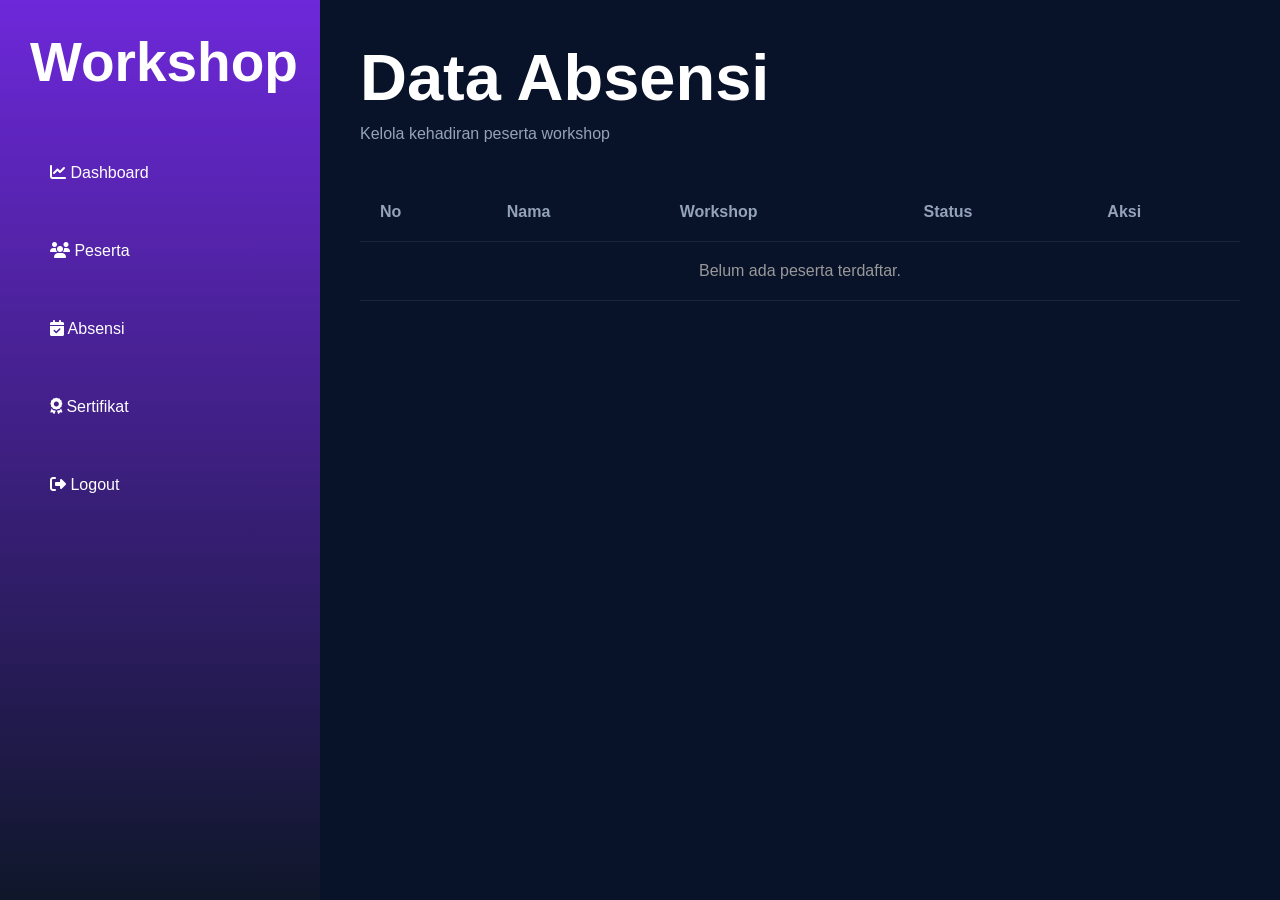
<file: absensi.html>
<!DOCTYPE html>
<html lang="id">
<head>
<meta charset="UTF-8">
<meta name="viewport" content="width=device-width, initial-scale=1.0">
<title>Absensi</title>
<link rel="stylesheet" href="css/dashboard.css">
<link rel="stylesheet" href="https://cdnjs.cloudflare.com/ajax/libs/font-awesome/6.5.1/css/all.min.css">
<style>
.btn-hadir {
    background: #22c55e;
    color: white;
    border: none;
    padding: 5px 14px;
    border-radius: 20px;
    cursor: pointer;
    font-size: 13px;
    font-weight: 500;
    margin-right: 4px;
    transition: 0.2s;
}
.btn-hadir:hover { opacity: 0.85; }
.btn-tidak {
    background: #ef4444;
    color: white;
    border: none;
    padding: 5px 14px;
    border-radius: 20px;
    cursor: pointer;
    font-size: 13px;
    font-weight: 500;
    transition: 0.2s;
}
.btn-tidak:hover { opacity: 0.85; }
.btn-hadir.active-btn { box-shadow: 0 0 0 3px #bbf7d0; }
.btn-tidak.active-btn { box-shadow: 0 0 0 3px #fecaca; }
</style>
</head>
<body>

<div class="bg"></div>

<div class="sidebar">
    <div class="logo"><h2>Workshop</h2></div>
    <ul>
        <a href="dashboard.html"><li><i class="fa-solid fa-chart-line"></i> Dashboard</li></a>
        <a href="peserta.html"><li><i class="fa-solid fa-users"></i> Peserta</li></a>
        <a href="absensi.html"><li class="active"><i class="fa-solid fa-calendar-check"></i> Absensi</li></a>
        <a href="sertifikat.html"><li><i class="fa-solid fa-award"></i> Sertifikat</li></a>
        <a href="index.html"><li><i class="fa-solid fa-right-from-bracket"></i> Logout</li></a>
    </ul>
</div>

<div class="main-content">
    <div class="topbar">
        <div class="title">
            <h1>Data Absensi</h1>
            <p>Kelola kehadiran peserta workshop</p>
        </div>
    </div>

    <div class="table-box">
        <table>
            <thead>
                <tr>
                    <th>No</th>
                    <th>Nama</th>
                    <th>Workshop</th>
                    <th>Status</th>
                    <th>Aksi</th>
                </tr>
            </thead>
            <tbody id="bodyAbsensi">
                <tr><td colspan="5" style="text-align:center;color:#999;">Memuat data...</td></tr>
            </tbody>
        </table>
    </div>
</div>

<script>
function renderAbsensi() {
    const data = JSON.parse(localStorage.getItem("peserta")) || [];
    const tbody = document.getElementById("bodyAbsensi");
    if (data.length === 0) {
        tbody.innerHTML = `<tr><td colspan="5" style="text-align:center;color:#999;">Belum ada peserta terdaftar.</td></tr>`;
        return;
    }
    tbody.innerHTML = data.map((p, i) => {
        const hadir = (p.status === "Hadir");
        return `
        <tr id="row-${i}">
            <td>${i + 1}</td>
            <td>${p.nama}</td>
            <td>${p.workshop}</td>
            <td id="status-${i}">
                <span class="${hadir ? 'success' : 'danger'}">${p.status || 'Tidak Hadir'}</span>
            </td>
            <td>
                <button class="btn-hadir ${hadir ? 'active-btn' : ''}" onclick="setStatus(${i}, 'Hadir')">
                    <i class="fa-solid fa-check"></i> Hadir
                </button>
                <button class="btn-tidak ${!hadir ? 'active-btn' : ''}" onclick="setStatus(${i}, 'Tidak Hadir')">
                    <i class="fa-solid fa-xmark"></i> Tidak
                </button>
            </td>
        </tr>`;
    }).join('');
}

function setStatus(index, status) {
    let data = JSON.parse(localStorage.getItem("peserta")) || [];
    data[index].status = status;
    localStorage.setItem("peserta", JSON.stringify(data));
    renderAbsensi();
}

renderAbsensi();
</script>
</body>
</html>
</file>
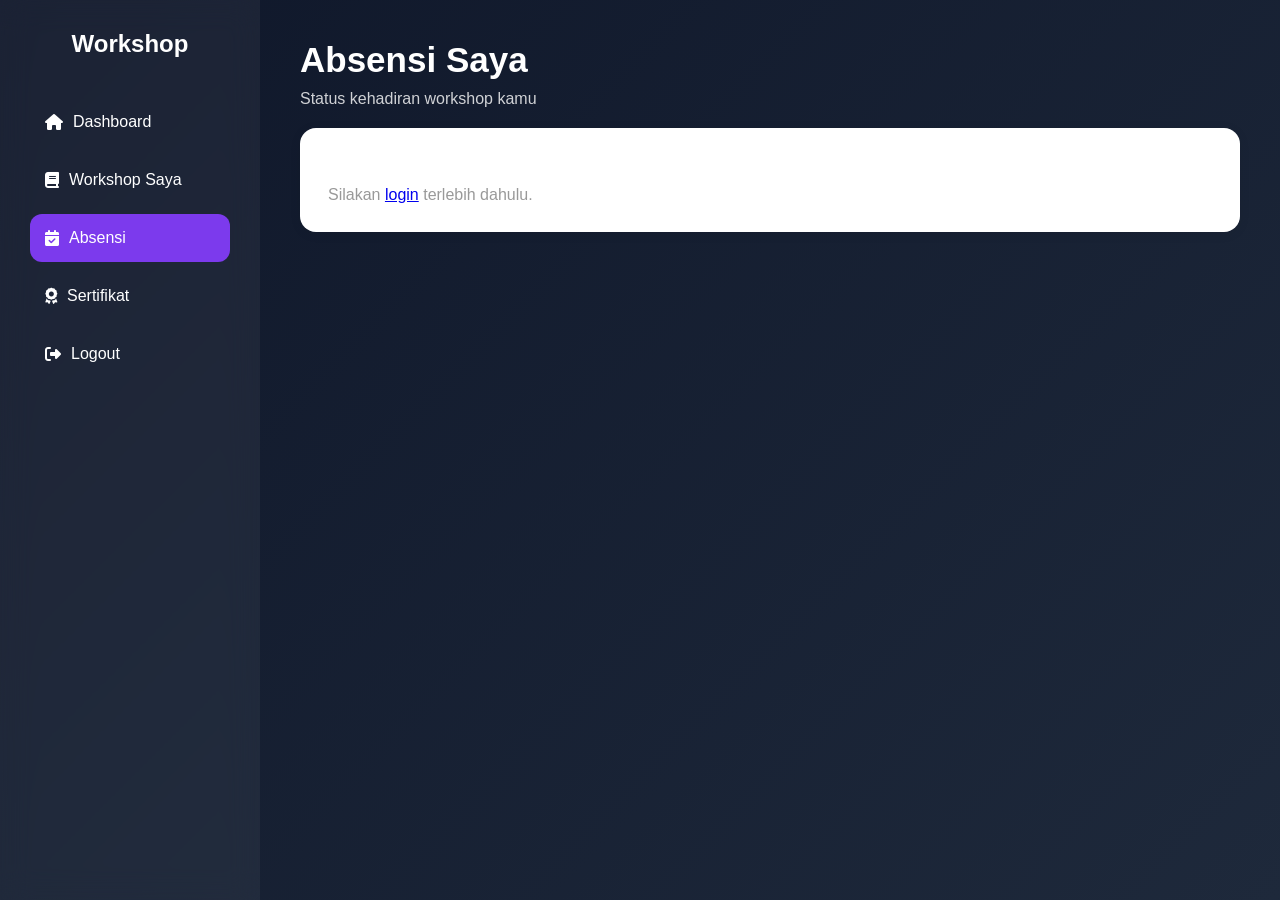
<file: absensipeserta.html>
<!DOCTYPE html>
<html lang="id">
<head>
<meta charset="UTF-8">
<meta name="viewport" content="width=device-width, initial-scale=1.0">
<title>Absensi Saya</title>
<link rel="stylesheet" href="css/dashboardpeserta.css">
<link rel="stylesheet" href="https://cdnjs.cloudflare.com/ajax/libs/font-awesome/6.5.1/css/all.min.css">
<style>
.absensi-box {
    background: white;
    border-radius: 16px;
    padding: 28px;
    margin: 20px 0;
    box-shadow: 0 2px 12px rgba(0,0,0,0.07);
}
.status-badge {
    display: inline-block;
    padding: 8px 24px;
    border-radius: 24px;
    font-weight: 700;
    font-size: 18px;
    margin-top: 12px;
}
.hadir { background: #dcfce7; color: #16a34a; }
.tidak-hadir { background: #fee2e2; color: #dc2626; }
.belum { background: #f1f5f9; color: #94a3b8; }
</style>
</head>
<body>
<div class="dashboard">
    <div class="sidebar">
        <h2>Workshop</h2>
        <ul>
            <li><a href="dashboardpeserta.html"><i class="fa-solid fa-house"></i> Dashboard</a></li>
            <li><a href="workshoppeserta.html"><i class="fa-solid fa-book"></i> Workshop Saya</a></li>
            <li class="active"><a href="absensipeserta.html"><i class="fa-solid fa-calendar-check"></i> Absensi</a></li>
            <li><a href="sertifikatpeserta.html"><i class="fa-solid fa-award"></i> Sertifikat</a></li>
            <li><a href="login.html" onclick="return confirm('Yakin ingin logout?')"><i class="fa-solid fa-right-from-bracket"></i> Logout</a></li>
        </ul>
    </div>
    <div class="main-content">
        <div class="header">
            <h1>Absensi Saya</h1>
            <p>Status kehadiran workshop kamu</p>
        </div>
        <div class="absensi-box">
            <h3 style="margin-bottom:8px;">Status Kehadiran</h3>
            <div id="absensiInfo"><p style="color:#999;">Memuat data...</p></div>
        </div>
    </div>
</div>
<script>
const user = JSON.parse(localStorage.getItem("userLogin"));
const div = document.getElementById("absensiInfo");
if (user) {
    const semua = JSON.parse(localStorage.getItem("peserta")) || [];
    const data = semua.find(p => p.email === user.email) || user;
    const status = data.status || 'Belum Dicatat';
    let cls = 'belum';
    if (status === 'Hadir') cls = 'hadir';
    else if (status === 'Tidak Hadir') cls = 'tidak-hadir';
    div.innerHTML = `
        <p><strong>Nama</strong> : ${data.nama}</p>
        <p><strong>Workshop</strong> : ${data.workshop}</p>
        <div class="status-badge ${cls}">${status}</div>
    `;
} else {
    div.innerHTML = `<p style="color:#999;">Silakan <a href="login.html">login</a> terlebih dahulu.</p>`;
}
</script>
</body>
</html>
</file>
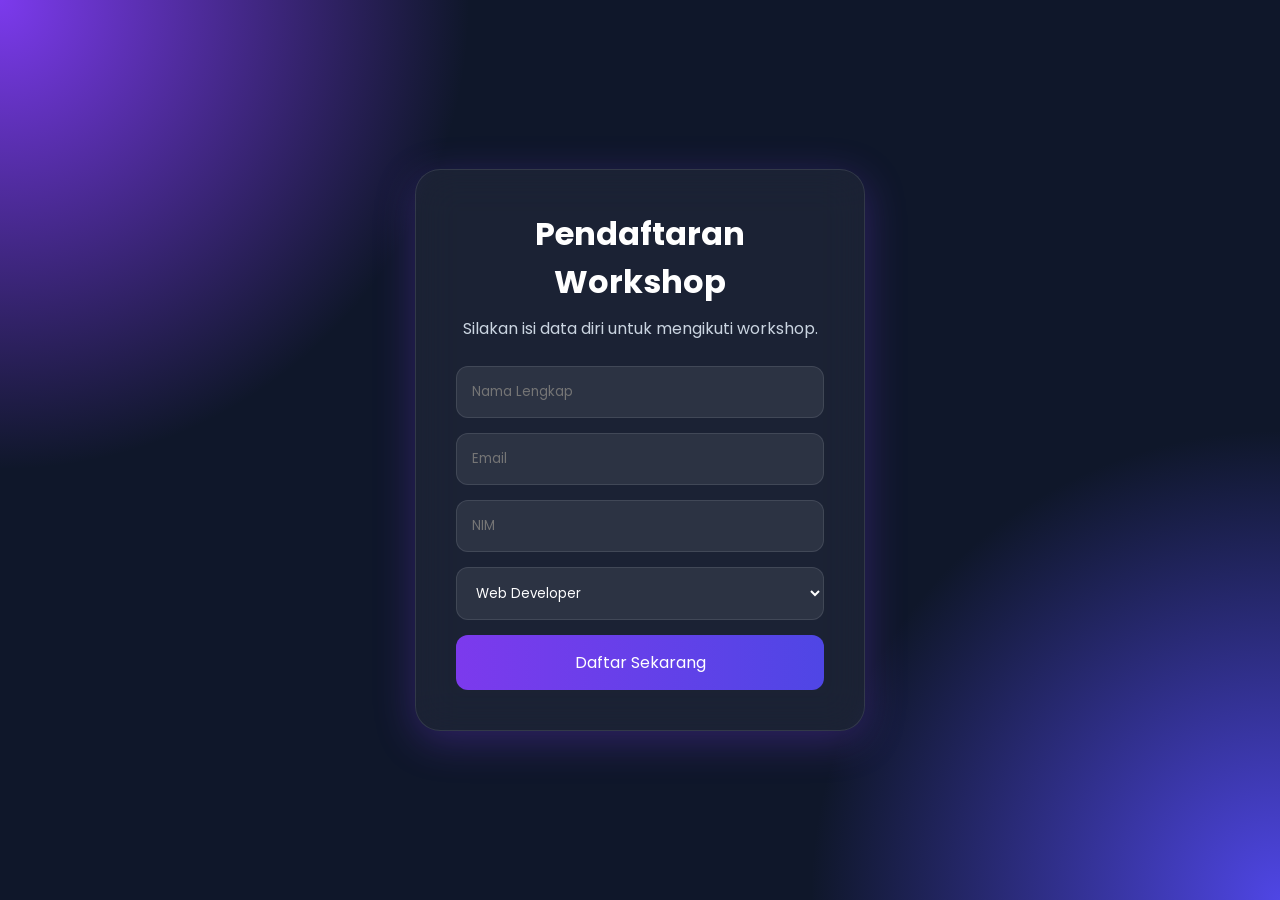
<file: daftar.html>
<!DOCTYPE html>
<html lang="id">
<head>

<meta charset="UTF-8">
<meta name="viewport" content="width=device-width, initial-scale=1.0">

<title>Pendaftaran Workshop</title>

<link rel="stylesheet" href="css/daftar.css">

<link rel="preconnect" href="https://fonts.googleapis.com">

<link href="https://fonts.googleapis.com/css2?family=Poppins:wght@300;400;500;600;700&display=swap" rel="stylesheet">

</head>

<body>

<div class="background"></div>

<div class="container">

    <div class="form-box">

        <h1>Pendaftaran Workshop</h1>

        <p>
            Silakan isi data diri untuk mengikuti workshop.
        </p>

        <form id="formDaftar">

            <input
            type="text"
            id="nama"
            placeholder="Nama Lengkap"
            required>

            <input
            type="email"
            id="email"
            placeholder="Email"
            required>

            <input
            type="text"
            id="nim"
            placeholder="NIM"
            required>

            <select id="workshop">

                <option value="Web Developer">
                    Web Developer
                </option>

                <option value="UI/UX Design">
                    UI/UX Design
                </option>

                <option value="Cyber Security">
                    Cyber Security
                </option>

                <option value="Mobile Developer">
                    Mobile Developer
                </option>

            </select>

            <button type="submit">
                Daftar Sekarang
            </button>

        </form>

    </div>

</div>

<script src="js/daftar.js"></script>

</body>
</html>
</file>
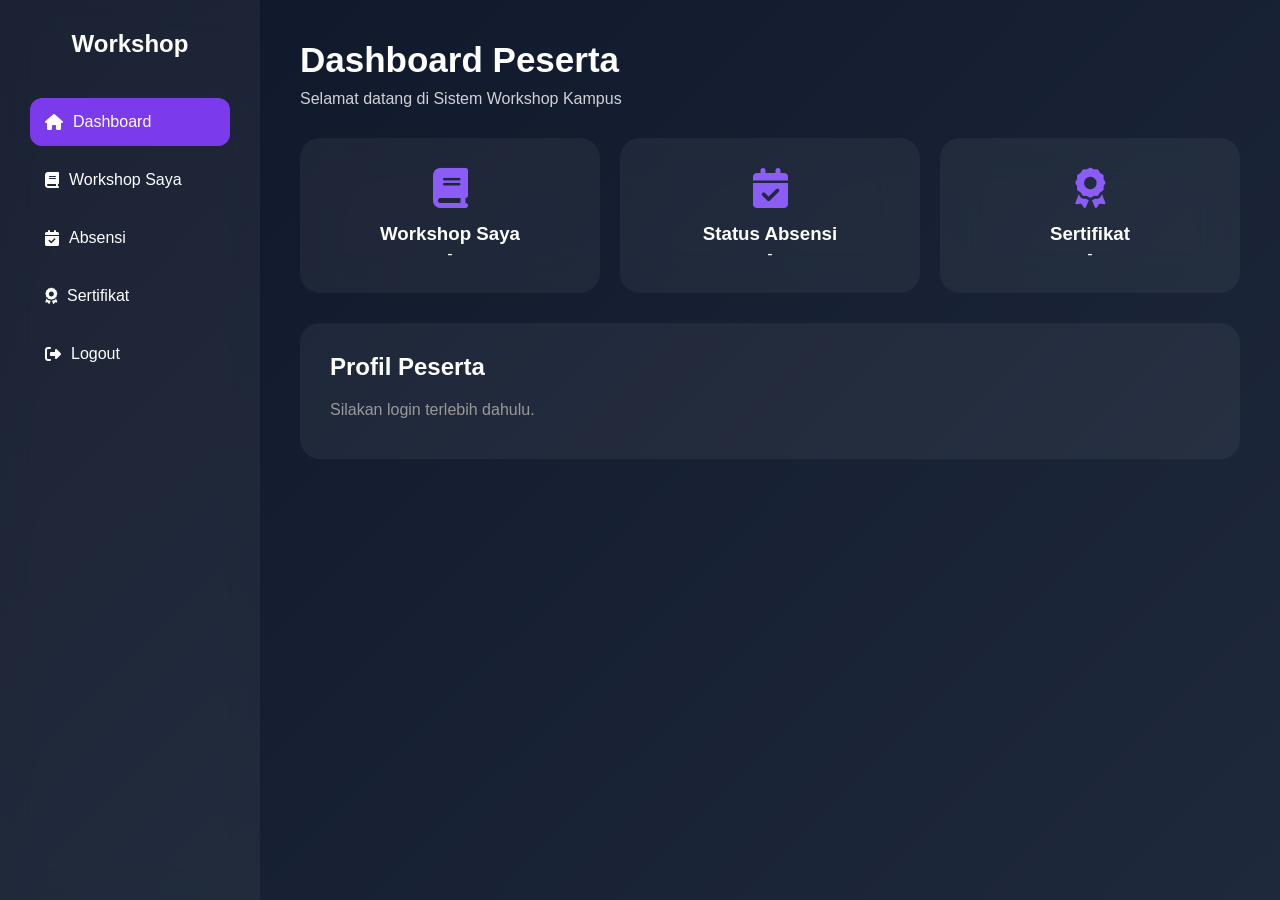
<file: dashboardpeserta.html>
<!DOCTYPE html>
<html lang="id">
<head>
<meta charset="UTF-8">
<meta name="viewport" content="width=device-width, initial-scale=1.0">
<title>Dashboard Peserta</title>
<link rel="stylesheet" href="css/dashboardpeserta.css">
<link rel="stylesheet" href="https://cdnjs.cloudflare.com/ajax/libs/font-awesome/6.5.1/css/all.min.css">
</head>
<body>

<div class="dashboard">

    <!-- SIDEBAR -->
    <div class="sidebar">
        <h2>Workshop</h2>
        <ul>
            <li class="active">
                <a href="dashboardpeserta.html">
                    <i class="fa-solid fa-house"></i> Dashboard
                </a>
            </li>
            <li>
                <a href="workshoppeserta.html">
                    <i class="fa-solid fa-book"></i> Workshop Saya
                </a>
            </li>
            <li>
                <a href="absensipeserta.html">
                    <i class="fa-solid fa-calendar-check"></i> Absensi
                </a>
            </li>
            <li>
                <a href="sertifikatpeserta.html">
                    <i class="fa-solid fa-award"></i> Sertifikat
                </a>
            </li>
            <li>
                <a href="login.html" onclick="return confirm('Yakin ingin logout?')">
                    <i class="fa-solid fa-right-from-bracket"></i> Logout
                </a>
            </li>
        </ul>
    </div>

    <!-- MAIN -->
    <div class="main-content">
        <div class="header">
            <h1>Dashboard Peserta</h1>
            <p>Selamat datang di Sistem Workshop Kampus</p>
        </div>

        <div class="cards">
            <div class="card">
                <i class="fa-solid fa-book"></i>
                <h3>Workshop Saya</h3>
                <p id="cardWorkshop">-</p>
            </div>
            <div class="card">
                <i class="fa-solid fa-calendar-check"></i>
                <h3>Status Absensi</h3>
                <p id="cardAbsensi">-</p>
            </div>
            <div class="card">
                <i class="fa-solid fa-award"></i>
                <h3>Sertifikat</h3>
                <p id="cardSertif">-</p>
            </div>
        </div>

        <div class="profile-card">
            <h2>Profil Peserta</h2>
            <div id="profileData">
                <p>Memuat data...</p>
            </div>
        </div>
    </div>
</div>

<script>
const user = JSON.parse(localStorage.getItem("userLogin"));
if (user) {
    document.getElementById("profileData").innerHTML = `
        <p><strong>Nama</strong> : ${user.nama}</p>
        <p><strong>Email</strong> : ${user.email}</p>
        <p><strong>NIM</strong> : ${user.nim || '-'}</p>
        <p><strong>Workshop</strong> : ${user.workshop}</p>
    `;
    // Find status from peserta list
    const semua = JSON.parse(localStorage.getItem("peserta")) || [];
    const data = semua.find(p => p.email === user.email) || user;
    document.getElementById("cardWorkshop").textContent = data.workshop || '-';
    document.getElementById("cardAbsensi").textContent = data.status || 'Belum Dicatat';
    document.getElementById("cardSertif").textContent = data.sertifikat ? 'Tersedia' : 'Belum Ada';
} else {
    document.getElementById("profileData").innerHTML = `<p style="color:#999;">Silakan login terlebih dahulu.</p>`;
}
</script>
</body>
</html>
</file>
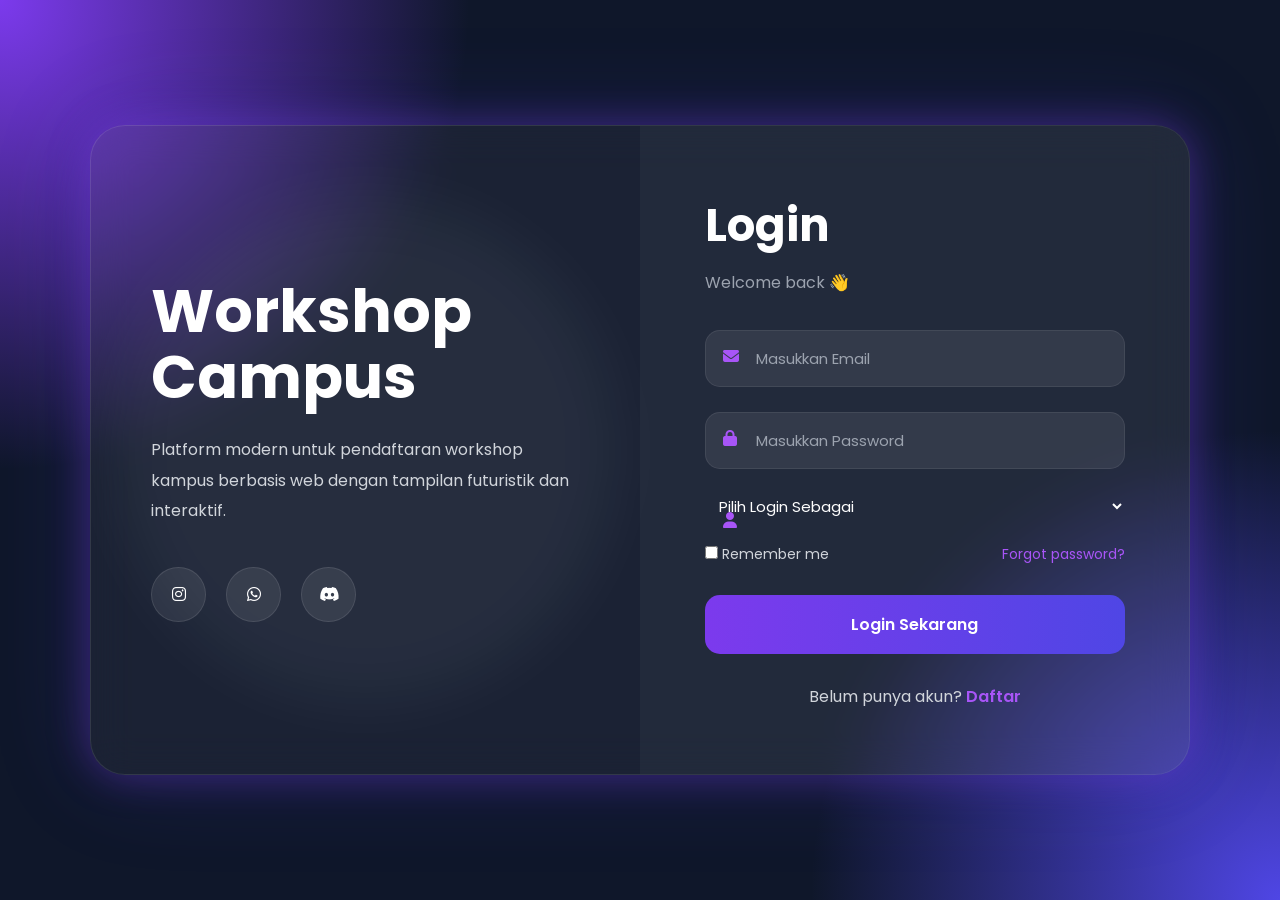
<file: login.html>
<!DOCTYPE html>
<html lang="id">
<head>
<meta charset="UTF-8">
<meta name="viewport" content="width=device-width, initial-scale=1.0">

<title>Login Workshop</title>

<link rel="stylesheet" href="css/login.css">

<link rel="preconnect" href="https://fonts.googleapis.com">
<link rel="preconnect" href="https://fonts.gstatic.com" crossorigin>

<link href="https://fonts.googleapis.com/css2?family=Poppins:wght@300;400;500;600;700&display=swap" rel="stylesheet">

<link rel="stylesheet"
href="https://cdnjs.cloudflare.com/ajax/libs/font-awesome/6.5.1/css/all.min.css">

</head>
<body>

<!-- BACKGROUND -->
<div class="bg"></div>

<div class="container">

    <!-- LEFT -->
    <div class="left-side">

        <div class="content">

            <h1>
                Workshop Campus
            </h1>

            <p>
                Platform modern untuk pendaftaran workshop kampus berbasis web dengan tampilan futuristik dan interaktif.
            </p>

            <div class="socials">

                <div class="circle">
                    <i class="fa-brands fa-instagram"></i>
                </div>

                <div class="circle">
                    <i class="fa-brands fa-whatsapp"></i>
                </div>

                <div class="circle">
                    <i class="fa-brands fa-discord"></i>
                </div>

            </div>

        </div>

    </div>

    <!-- RIGHT -->
    <div class="right-side">

        <div class="login-box">

            <h2>Login</h2>

            <span class="sub">
                Welcome back 👋
            </span>

            <form id="loginForm">

                <div class="input-box">

                    <i class="fa-solid fa-envelope"></i>

                    <input type="email"
                    placeholder="Masukkan Email"
                    required>

                </div>

                <div class="input-box">

                    <i class="fa-solid fa-lock"></i>

                    <input type="password"
                    placeholder="Masukkan Password"
                    required>

                </div>
                <div class="input-box">

    <i class="fa-solid fa-user"></i>

    <select id="role" required>

        <option value="">
            Pilih Login Sebagai
        </option>

        <option value="admin">
            Admin
        </option>

        <option value="peserta">
            Peserta
        </option>

    </select>

</div>

                <div class="remember">

                    <label>
                        <input type="checkbox">
                        Remember me
                    </label>

                    <a href="#">
                        Forgot password?
                    </a>

                </div>

                <button type="submit">
                    Login Sekarang
                </button>

            </form>

            <div class="register">

                Belum punya akun?
                <a href="#">Daftar</a>

            </div>

        </div>

    </div>

</div>

<script src="js/login.js"></script>

</body>
</html>
</file>
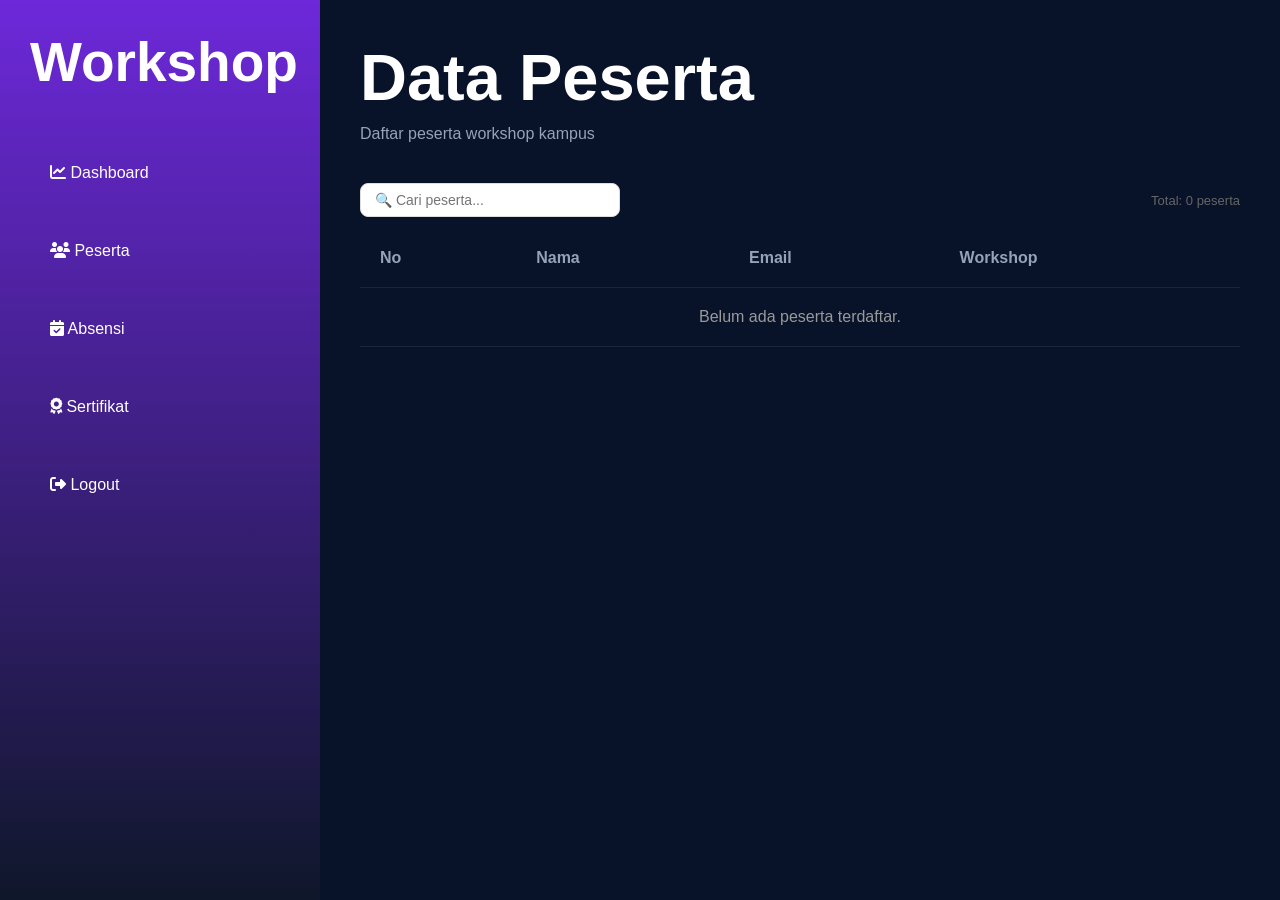
<file: peserta.html>
<!DOCTYPE html>
<html lang="id">
<head>
<meta charset="UTF-8">
<meta name="viewport" content="width=device-width, initial-scale=1.0">
<title>Data Peserta</title>
<link rel="stylesheet" href="css/dashboard.css">
<link rel="stylesheet" href="https://cdnjs.cloudflare.com/ajax/libs/font-awesome/6.5.1/css/all.min.css">
</head>
<body>

<div class="bg"></div>

<!-- SIDEBAR -->
<div class="sidebar">
    <div class="logo"><h2>Workshop</h2></div>
    <ul>
        <a href="dashboard.html"><li><i class="fa-solid fa-chart-line"></i> Dashboard</li></a>
        <a href="peserta.html"><li class="active"><i class="fa-solid fa-users"></i> Peserta</li></a>
        <a href="absensi.html"><li><i class="fa-solid fa-calendar-check"></i> Absensi</li></a>
        <a href="sertifikat.html"><li><i class="fa-solid fa-award"></i> Sertifikat</li></a>
        <a href="index.html"><li><i class="fa-solid fa-right-from-bracket"></i> Logout</li></a>
    </ul>
</div>

<!-- CONTENT -->
<div class="main-content">
    <div class="topbar">
        <div class="title">
            <h1>Data Peserta</h1>
            <p>Daftar peserta workshop kampus</p>
        </div>
    </div>

    <div class="table-box">
        <div class="table-header" style="display:flex;justify-content:space-between;align-items:center;margin-bottom:12px;">
            <input type="text" id="searchPeserta" placeholder="🔍 Cari peserta..." class="search-box" style="padding:8px 14px;border:1px solid #ddd;border-radius:8px;font-size:14px;width:260px;">
            <span id="jumlahPeserta" style="font-size:13px;color:#666;"></span>
        </div>

        <table>
            <thead>
                <tr>
                    <th>No</th>
                    <th>Nama</th>
                    <th>Email</th>
                    <th>Workshop</th>
                </tr>
            </thead>
            <tbody id="bodyPeserta">
                <tr><td colspan="4" style="text-align:center;color:#999;">Memuat data...</td></tr>
            </tbody>
        </table>
    </div>
</div>

<script src="js/peserta.js"></script>
<script>
// Update jumlah peserta
const data = JSON.parse(localStorage.getItem("peserta")) || [];
document.getElementById("jumlahPeserta").textContent = `Total: ${data.length} peserta`;
</script>
</body>
</html>
</file>
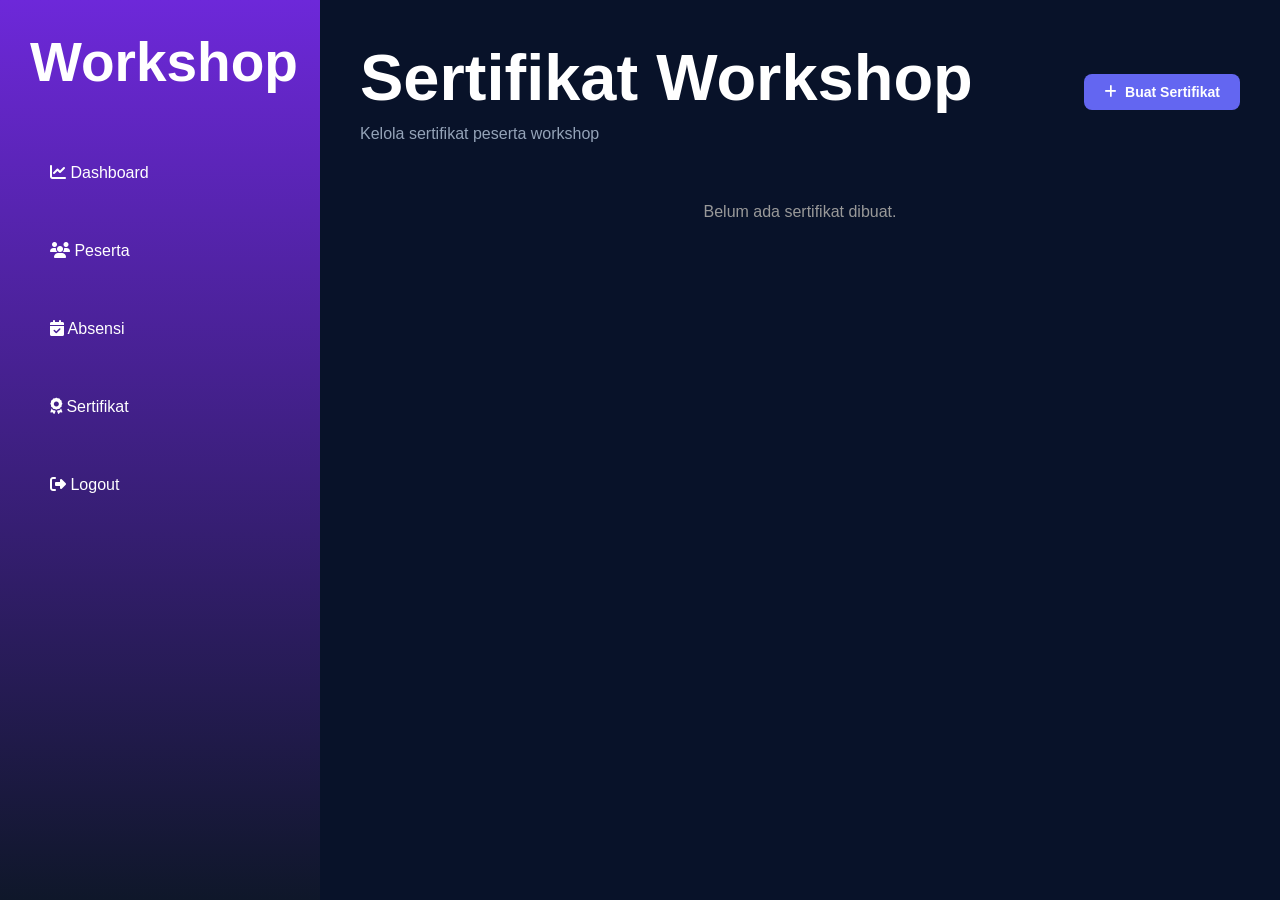
<file: sertifikat.html>
<!DOCTYPE html>
<html lang="id">
<head>
<meta charset="UTF-8">
<meta name="viewport" content="width=device-width, initial-scale=1.0">
<title>Sertifikat</title>
<link rel="stylesheet" href="css/dashboard.css">
<link rel="stylesheet" href="https://cdnjs.cloudflare.com/ajax/libs/font-awesome/6.5.1/css/all.min.css">
<style>
.modal-overlay {
    display: none;
    position: fixed;
    top: 0; left: 0; width: 100%; height: 100%;
    background: rgba(0,0,0,0.5);
    z-index: 999;
    justify-content: center;
    align-items: center;
}
.modal-overlay.show { display: flex; }
.modal-box {
    background: white;
    border-radius: 16px;
    padding: 32px;
    width: 420px;
    box-shadow: 0 20px 60px rgba(0,0,0,0.2);
}
.modal-box h2 { margin-bottom: 16px; color: #1e293b; }
.modal-box select, .modal-box input {
    width: 100%;
    padding: 10px 14px;
    border: 1px solid #e2e8f0;
    border-radius: 8px;
    font-size: 14px;
    margin-bottom: 12px;
    box-sizing: border-box;
}
.modal-actions { display: flex; gap: 10px; margin-top: 8px; }
.btn-buat {
    background: #6366f1;
    color: white;
    border: none;
    padding: 10px 20px;
    border-radius: 8px;
    cursor: pointer;
    font-weight: 600;
    flex: 1;
}
.btn-batal {
    background: #f1f5f9;
    color: #475569;
    border: none;
    padding: 10px 20px;
    border-radius: 8px;
    cursor: pointer;
    font-weight: 600;
    flex: 1;
}
.sertif-card {
    background: linear-gradient(135deg, #6366f1, #8b5cf6);
    color: white;
    border-radius: 16px;
    padding: 24px;
    display: flex;
    align-items: center;
    gap: 16px;
    margin-bottom: 12px;
    box-shadow: 0 4px 16px rgba(99,102,241,0.25);
}
.sertif-card i { font-size: 36px; opacity: 0.85; }
.sertif-card h3 { margin: 0 0 4px; font-size: 16px; }
.sertif-card p { margin: 0; font-size: 13px; opacity: 0.8; }
.btn-tambah-sertif {
    background: #6366f1;
    color: white;
    border: none;
    padding: 10px 20px;
    border-radius: 8px;
    cursor: pointer;
    font-size: 14px;
    font-weight: 600;
    display: flex;
    align-items: center;
    gap: 8px;
}
.sertif-grid { display: flex; flex-direction: column; gap: 0; }
</style>
</head>
<body>

<div class="bg"></div>

<div class="sidebar">
    <div class="logo"><h2>Workshop</h2></div>
    <ul>
        <a href="dashboard.html"><li><i class="fa-solid fa-chart-line"></i> Dashboard</li></a>
        <a href="peserta.html"><li><i class="fa-solid fa-users"></i> Peserta</li></a>
        <a href="absensi.html"><li><i class="fa-solid fa-calendar-check"></i> Absensi</li></a>
        <a href="sertifikat.html"><li class="active"><i class="fa-solid fa-award"></i> Sertifikat</li></a>
        <a href="index.html"><li><i class="fa-solid fa-right-from-bracket"></i> Logout</li></a>
    </ul>
</div>

<div class="main-content">
    <div class="topbar">
        <div class="title">
            <h1>Sertifikat Workshop</h1>
            <p>Kelola sertifikat peserta workshop</p>
        </div>
        <button class="btn-tambah-sertif" onclick="bukaModal()">
            <i class="fa-solid fa-plus"></i> Buat Sertifikat
        </button>
    </div>

    <div class="table-box">
        <div id="sertifGrid" class="sertif-grid">
            <p style="color:#999;text-align:center;">Belum ada sertifikat dibuat.</p>
        </div>
    </div>
</div>

<!-- MODAL -->
<div class="modal-overlay" id="modalSertif">
    <div class="modal-box">
        <h2><i class="fa-solid fa-award" style="color:#6366f1;margin-right:8px;"></i>Buat Sertifikat</h2>
        <label style="font-size:13px;font-weight:600;color:#475569;">Pilih Peserta</label>
        <select id="selectPeserta">
            <option value="">-- Pilih Peserta --</option>
        </select>
        <label style="font-size:13px;font-weight:600;color:#475569;">Nama Workshop</label>
        <input type="text" id="namaWorkshop" placeholder="contoh: Web Developer" />
        <div class="modal-actions">
            <button class="btn-batal" onclick="tutupModal()">Batal</button>
            <button class="btn-buat" onclick="buatSertifikat()">Buat Sertifikat</button>
        </div>
    </div>
</div>

<script>
function loadSertifikat() {
    const sertifikats = JSON.parse(localStorage.getItem("sertifikat")) || [];
    const grid = document.getElementById("sertifGrid");
    if (sertifikats.length === 0) {
        grid.innerHTML = `<p style="color:#999;text-align:center;padding:20px;">Belum ada sertifikat dibuat.</p>`;
        return;
    }
    grid.innerHTML = sertifikats.map((s, i) => `
        <div class="sertif-card">
            <i class="fa-solid fa-award"></i>
            <div>
                <h3>${s.workshop}</h3>
                <p>${s.nama} &bull; ${s.tanggal}</p>
            </div>
        </div>
    `).join('');
}

function bukaModal() {
    const peserta = JSON.parse(localStorage.getItem("peserta")) || [];
    const select = document.getElementById("selectPeserta");
    select.innerHTML = `<option value="">-- Pilih Peserta --</option>`;
    peserta.forEach((p, i) => {
        select.innerHTML += `<option value="${i}">${p.nama} - ${p.workshop}</option>`;
    });
    document.getElementById("modalSertif").classList.add("show");
}

function tutupModal() {
    document.getElementById("modalSertif").classList.remove("show");
    document.getElementById("selectPeserta").value = "";
    document.getElementById("namaWorkshop").value = "";
}

function buatSertifikat() {
    const idx = document.getElementById("selectPeserta").value;
    const namaWorkshop = document.getElementById("namaWorkshop").value.trim();
    if (idx === "" || !namaWorkshop) {
        alert("Pilih peserta dan isi nama workshop terlebih dahulu!");
        return;
    }
    const peserta = JSON.parse(localStorage.getItem("peserta")) || [];
    const p = peserta[idx];

    const sertifikats = JSON.parse(localStorage.getItem("sertifikat")) || [];
    sertifikats.push({
        nama: p.nama,
        workshop: namaWorkshop,
        tanggal: new Date().toLocaleDateString("id-ID", {day:'numeric',month:'long',year:'numeric'})
    });
    localStorage.setItem("sertifikat", JSON.stringify(sertifikats));

    // Tandai peserta punya sertifikat
    peserta[idx].sertifikat = true;
    localStorage.setItem("peserta", JSON.stringify(peserta));

    tutupModal();
    loadSertifikat();
    alert(`Sertifikat untuk ${p.nama} berhasil dibuat!`);
}

loadSertifikat();
</script>
</body>
</html>
</file>
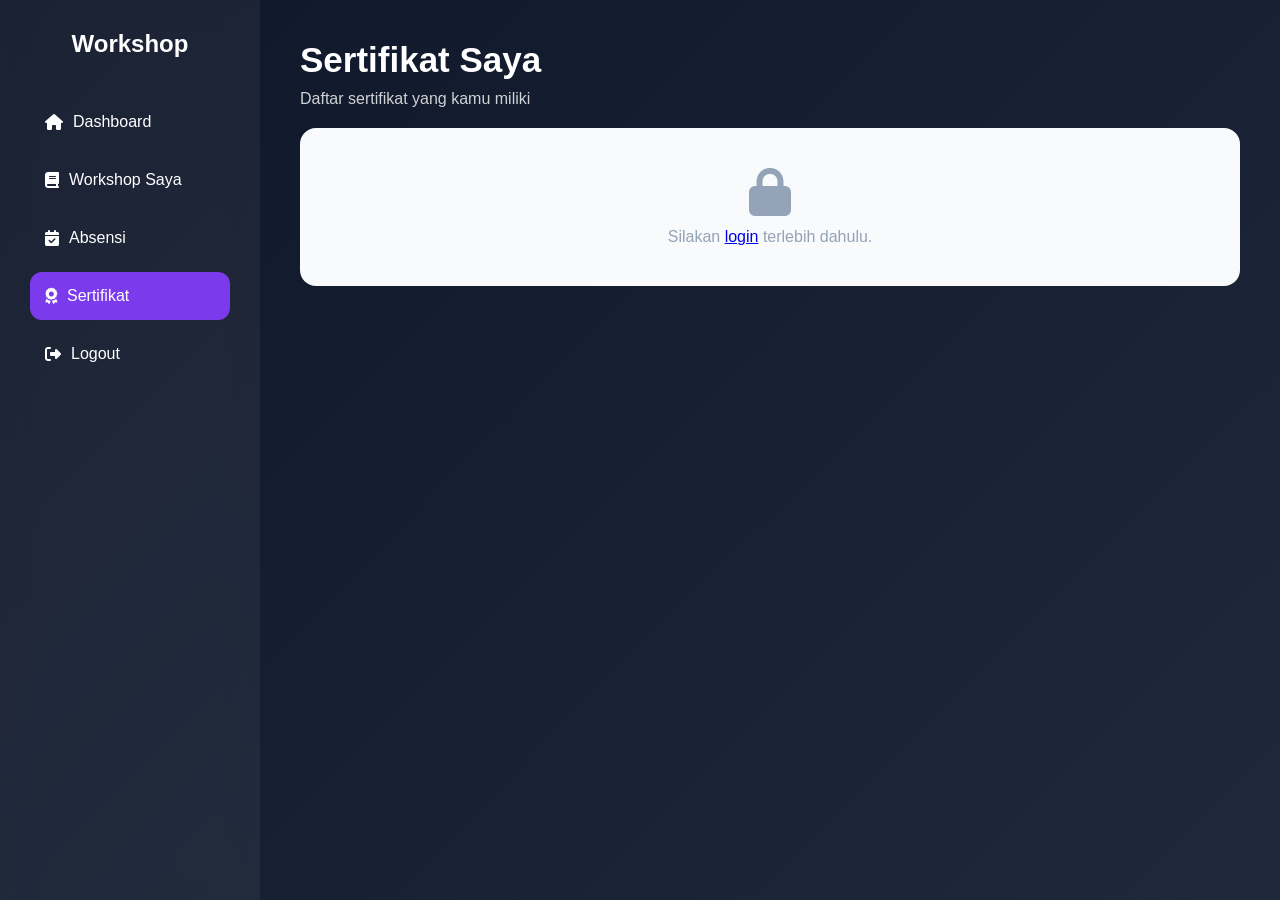
<file: sertifikatpeserta.html>
<!DOCTYPE html>
<html lang="id">
<head>
<meta charset="UTF-8">
<meta name="viewport" content="width=device-width, initial-scale=1.0">
<title>Sertifikat Saya</title>
<link rel="stylesheet" href="css/dashboardpeserta.css">
<link rel="stylesheet" href="https://cdnjs.cloudflare.com/ajax/libs/font-awesome/6.5.1/css/all.min.css">
<style>
.sertif-card {
    background: linear-gradient(135deg, #6366f1, #8b5cf6);
    color: white;
    border-radius: 16px;
    padding: 28px 32px;
    display: flex;
    align-items: center;
    gap: 20px;
    margin: 20px 0;
    box-shadow: 0 6px 20px rgba(99,102,241,0.3);
}
.sertif-card i { font-size: 48px; opacity: 0.9; }
.sertif-card h2 { margin: 0 0 6px; font-size: 20px; }
.sertif-card p { margin: 0; opacity: 0.85; font-size: 14px; }
.empty-box {
    background: #f8fafc;
    border-radius: 16px;
    padding: 40px;
    text-align: center;
    color: #94a3b8;
    margin: 20px 0;
}
.empty-box i { font-size: 48px; margin-bottom: 12px; display: block; }
</style>
</head>
<body>
<div class="dashboard">
    <div class="sidebar">
        <h2>Workshop</h2>
        <ul>
            <li><a href="dashboardpeserta.html"><i class="fa-solid fa-house"></i> Dashboard</a></li>
            <li><a href="workshoppeserta.html"><i class="fa-solid fa-book"></i> Workshop Saya</a></li>
            <li><a href="absensipeserta.html"><i class="fa-solid fa-calendar-check"></i> Absensi</a></li>
            <li class="active"><a href="sertifikatpeserta.html"><i class="fa-solid fa-award"></i> Sertifikat</a></li>
            <li><a href="login.html" onclick="return confirm('Yakin ingin logout?')"><i class="fa-solid fa-right-from-bracket"></i> Logout</a></li>
        </ul>
    </div>
    <div class="main-content">
        <div class="header">
            <h1>Sertifikat Saya</h1>
            <p>Daftar sertifikat yang kamu miliki</p>
        </div>
        <div id="sertifArea"></div>
    </div>
</div>
<script>
const user = JSON.parse(localStorage.getItem("userLogin"));
const area = document.getElementById("sertifArea");
if (!user) {
    area.innerHTML = `<div class="empty-box"><i class="fa-solid fa-lock"></i><p>Silakan <a href="login.html">login</a> terlebih dahulu.</p></div>`;
} else {
    const sertifikats = JSON.parse(localStorage.getItem("sertifikat")) || [];
    const milik = sertifikats.filter(s => s.nama.toLowerCase() === user.nama.toLowerCase());
    if (milik.length === 0) {
        area.innerHTML = `
        <div class="empty-box">
            <i class="fa-solid fa-award"></i>
            <p>Kamu belum memiliki sertifikat.</p>
            <p style="font-size:13px;margin-top:6px;">Sertifikat akan muncul setelah admin menerbitkannya.</p>
        </div>`;
    } else {
        area.innerHTML = milik.map(s => `
        <div class="sertif-card">
            <i class="fa-solid fa-award"></i>
            <div>
                <h2>${s.workshop}</h2>
                <p>Diterbitkan: ${s.tanggal}</p>
            </div>
        </div>`).join('');
    }
}
</script>
</body>
</html>
</file>
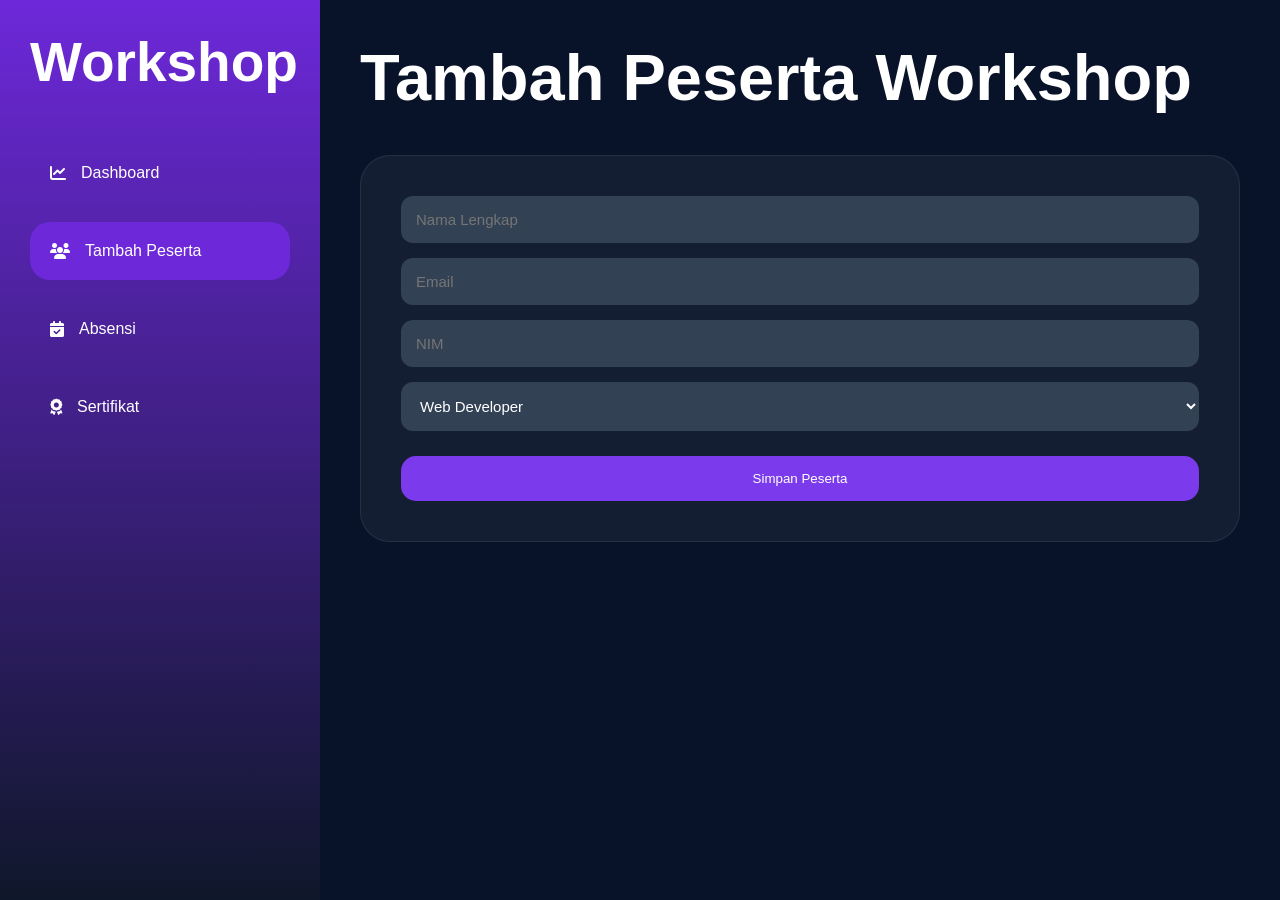
<file: tambah.html>
<!DOCTYPE html>
<html lang="id">
<head>
    <meta charset="UTF-8">
    <meta name="viewport" content="width=device-width, initial-scale=1.0">
    <title>Tambah Peserta</title>

    <link rel="stylesheet" href="css/dashboard.css">

    <link rel="stylesheet"
    href="https://cdnjs.cloudflare.com/ajax/libs/font-awesome/6.5.1/css/all.min.css">
</head>
<body>

<div class="dashboard-container">

    <!-- SIDEBAR -->
    <div class="sidebar">

        <div class="logo">
            <h2>Workshop</h2>
        </div>

        <ul>

            <li>
                <a href="dashboard.html">
                    <i class="fa-solid fa-chart-line"></i>
                    Dashboard
                </a>
            </li>

            <li class="active">
                <a href="tambah.html">
                    <i class="fa-solid fa-users"></i>
                    Tambah Peserta
                </a>
            </li>

            <li>
                <a href="absensi.html">
                    <i class="fa-solid fa-calendar-check"></i>
                    Absensi
                </a>
            </li>

            <li>
                <a href="sertifikat.html">
                    <i class="fa-solid fa-award"></i>
                    Sertifikat
                </a>
            </li>

        </ul>

    </div>

    <!-- CONTENT -->
    <div class="main-content">

        <div class="topbar">
            <h1>Tambah Peserta Workshop</h1>
        </div>

        <div class="table-section">

            <form id="formPeserta">

                <input
                type="text"
                id="nama"
                placeholder="Nama Lengkap"
                required>

                <input
                type="email"
                id="email"
                placeholder="Email"
                required>

                <input
                type="text"
                id="nim"
                placeholder="NIM"
                required>

                <select id="workshop">

                    <option>Web Developer</option>
                    <option>UI/UX Design</option>
                    <option>Cyber Security</option>
                    <option>Mobile Developer</option>

                </select>

                <button
                type="submit"
                class="btn-add">

                    Simpan Peserta

                </button>

            </form>

        </div>

    </div>

</div>

<script src="js/tambah.js"></script>

</body>
</html>
</file>
<file: css/dashboard.css>
*{
    margin:0;
    padding:0;
    box-sizing:border-box;
    font-family:'Poppins',sans-serif;
}

body{
    background:#081229;
    color:white;
    overflow-x:hidden;
}

.dashboard-container{
    display:flex;
    min-height:100vh;
}

/* SIDEBAR */

.sidebar{
    width:320px;
    min-height:100vh;

    background:linear-gradient(
        180deg,
        #6d28d9,
        #0f172a
    );

    padding:30px;
    position:fixed;
    left:0;
    top:0;
}

.logo h2{
    font-size:55px;
    font-weight:700;
    margin-bottom:50px;
}

.sidebar ul{
    list-style:none;
}

.sidebar li{
    margin-bottom:20px;
}

.sidebar a{
    display:flex;
    align-items:center;
    gap:15px;

    text-decoration:none;
    color:white;

    padding:20px;

    border-radius:20px;

    transition:.3s;
}

.sidebar a:hover{
    background:#7c3aed;
}

.sidebar .active a{
    background:#6d28d9;
}

/* MAIN CONTENT */

.main-content{
    margin-left:320px;
    width:calc(100% - 320px);

    padding:40px;

    min-height:100vh;
}

/* TOPBAR */

.topbar{
    display:flex;
    justify-content:space-between;
    align-items:center;

    margin-bottom:40px;
}

.topbar h1{
    font-size:65px;
}

.topbar p{
    color:#94a3b8;
    margin-top:10px;
}

/* PROFILE */

.profile-card{
    background:rgba(255,255,255,0.05);

    padding:15px 25px;

    border-radius:25px;

    display:flex;
    align-items:center;
    gap:20px;
}

.profile-card img{
    width:70px;
    height:70px;
    border-radius:50%;
}

/* CARD */

.cards{
    display:grid;
    grid-template-columns:repeat(auto-fit,minmax(300px,1fr));

    gap:30px;

    margin-bottom:40px;
}

.dashboard-card{
    background:rgba(255,255,255,0.06);

    padding:35px;

    border-radius:30px;

    min-height:220px;

    display:flex;
    justify-content:space-between;
    align-items:center;

    border:1px solid rgba(255,255,255,0.08);

    transition:.3s;
}

.dashboard-card:hover{
    transform:translateY(-5px);

    box-shadow:
    0 0 30px rgba(124,58,237,.3);
}

.dashboard-card h3{
    color:#94a3b8;
}

.dashboard-card p{
    font-size:60px;
    font-weight:bold;
    margin-top:15px;
}

.dashboard-card i{
    font-size:60px;
    color:#a855f7;
}

/* TABLE SECTION */

.table-section{
    background:rgba(255,255,255,0.05);

    padding:40px;

    border-radius:30px;

    border:1px solid rgba(255,255,255,0.08);

    margin-bottom:50px;
}

.table-header{
    display:flex;
    justify-content:space-between;
    align-items:center;

    margin-bottom:30px;
}

.btn-add{
    border:none;

    background:#7c3aed;

    color:white;

    padding:15px 25px;

    border-radius:15px;

    cursor:pointer;
}

/* SCROLL TABLE */

.table-wrapper{
    overflow-x:auto;
}

table{
    width:100%;
    border-collapse:collapse;
}

table th{
    text-align:left;
    padding:20px;
    color:#94a3b8;
}

table td{
    padding:20px;
}

table tr{
    border-bottom:1px solid rgba(255,255,255,0.08);
}

.status{
    background:#14532d;
    color:#4ade80;

    padding:8px 18px;

    border-radius:20px;

    display:inline-block;
}

/* RESPONSIVE */

@media(max-width:1000px){

    .sidebar{
        width:250px;
    }

    .main-content{
        margin-left:250px;
        width:calc(100% - 250px);
    }

}

@media(max-width:768px){

    .sidebar{
        display:none;
    }

    .main-content{
        margin-left:0;
        width:100%;
    }

    .topbar{
        flex-direction:column;
        align-items:flex-start;
        gap:20px;
    }

    .topbar h1{
        font-size:45px;
    }

}
#formPeserta{
    display:flex;
    flex-direction:column;
    gap:15px;
}

#formPeserta input,
#formPeserta select{

    padding:15px;

    border:none;

    border-radius:12px;

    background:#334155;

    color:white;

    font-size:15px;
}

#formPeserta button{
    margin-top:10px;
}
</file>
<file: css/dashboardpeserta.css>
*{
margin:0;
padding:0;
box-sizing:border-box;
font-family:'Poppins',sans-serif;
}

body{

background:
linear-gradient(135deg,#0f172a,#1e293b);

min-height:100vh;

color:white;
}

.dashboard{

display:flex;

min-height:100vh;
}

/* SIDEBAR */

.sidebar{

width:260px;

background:rgba(255,255,255,0.05);

backdrop-filter:blur(15px);

padding:30px;
}

.sidebar h2{

text-align:center;

margin-bottom:40px;
}

.sidebar ul{

list-style:none;
}

.sidebar li{

padding:15px;

margin-bottom:10px;

border-radius:12px;

cursor:pointer;

transition:.3s;
}

.sidebar li:hover,
.sidebar .active{

background:#7c3aed;
}

.sidebar i{

margin-right:10px;
}

/* MAIN */

.main-content{

flex:1;

padding:40px;
}

.header h1{

font-size:35px;

margin-bottom:10px;
}

.header p{

opacity:.8;
}

/* CARDS */

.cards{

display:grid;

grid-template-columns:
repeat(auto-fit,minmax(250px,1fr));

gap:20px;

margin-top:30px;
}

.card{

background:rgba(255,255,255,0.05);

backdrop-filter:blur(20px);

padding:30px;

border-radius:20px;

text-align:center;

transition:.3s;
}

.card:hover{

transform:translateY(-5px);
}

.card i{

font-size:40px;

margin-bottom:15px;

color:#8b5cf6;
}

/* PROFILE */

.profile-card{

margin-top:30px;

background:rgba(255,255,255,0.05);

padding:30px;

border-radius:20px;
}

.profile-card h2{

margin-bottom:20px;
}

.profile-card p{

margin-bottom:10px;
}

/* RESPONSIVE */

@media(max-width:768px){

.dashboard{

flex-direction:column;
}

.sidebar{

width:100%;
}

}
/* FIX SIDEBAR LINKS */
.sidebar ul li a {
    color: white;
    text-decoration: none;
    display: flex;
    align-items: center;
    width: 100%;
    height: 100%;
}
.sidebar ul li a:hover { color: white; }
</file>
<file: css/daftar.css>
*{
margin:0;
padding:0;
box-sizing:border-box;
font-family:'Poppins',sans-serif;
}

body{
min-height:100vh;
display:flex;
justify-content:center;
align-items:center;
background:#0f172a;
overflow:hidden;
}

.background{
position:absolute;
width:100%;
height:100%;

background:
radial-gradient(circle at top left,#7c3aed 0%,transparent 30%),
radial-gradient(circle at bottom right,#4f46e5 0%,transparent 30%),
#0f172a;
}

.container{
position:relative;
z-index:2;
}

.form-box{

width:450px;

padding:40px;

background:rgba(255,255,255,0.05);

backdrop-filter:blur(20px);

border:1px solid rgba(255,255,255,0.1);

border-radius:25px;

box-shadow:
0 10px 40px rgba(124,58,237,.3);

}

.form-box h1{
color:white;
text-align:center;
margin-bottom:10px;
}

.form-box p{
color:#cbd5e1;
text-align:center;
margin-bottom:25px;
}

.form-box form{
display:flex;
flex-direction:column;
gap:15px;
}

.form-box input,
.form-box select{

padding:15px;

border:none;

outline:none;

border-radius:12px;

background:rgba(255,255,255,0.08);

color:white;

border:1px solid rgba(255,255,255,0.1);
}

.form-box select option{
background:#1e293b;
}

.form-box button{

padding:15px;

border:none;

border-radius:12px;

background:linear-gradient(
90deg,
#7c3aed,
#4f46e5
);

color:white;

font-size:16px;

cursor:pointer;

transition:.3s;
}

.form-box button:hover{

transform:translateY(-3px);

box-shadow:
0 10px 25px rgba(124,58,237,.4);

}

@media(max-width:500px){

.form-box{
width:90%;
}

}
</file>
<file: css/login.css>
*{
    margin:0;
    padding:0;
    box-sizing:border-box;
    font-family:'Poppins',sans-serif;
}

body{
    height:100vh;
    overflow:hidden;
    display:flex;
    justify-content:center;
    align-items:center;
    background:#0f172a;
    position:relative;
}

/* BACKGROUND */
.bg{
    position:absolute;
    width:100%;
    height:100%;
    background:
    radial-gradient(circle at top left,#7c3aed 0%,transparent 30%),
    radial-gradient(circle at bottom right,#4f46e5 0%,transparent 30%),
    #0f172a;
}

/* CONTAINER */
.container{
    width:1100px;
    height:650px;

    display:flex;

    border-radius:35px;

    overflow:hidden;

    position:relative;

    z-index:10;

    backdrop-filter:blur(20px);

    background:rgba(255,255,255,0.05);

    border:1px solid rgba(255,255,255,0.1);

    box-shadow:
    0 0 40px rgba(124,58,237,0.4),
    0 0 100px rgba(79,70,229,0.2);
}

/* LEFT */
.left-side{
    width:50%;

    display:flex;
    justify-content:center;
    align-items:center;

    padding:60px;

    color:white;

    position:relative;
}

.left-side::before{
    content:'';

    position:absolute;

    width:500px;
    height:500px;

    background:rgba(255,255,255,0.05);

    border-radius:50%;

    filter:blur(30px);

    animation:float 6s infinite ease-in-out;
}

.content{
    position:relative;
    z-index:2;
}

.content h1{
    font-size:60px;
    line-height:1.1;
    margin-bottom:25px;
}

.content p{
    line-height:1.9;
    color:#d1d5db;
    margin-bottom:40px;
}

/* SOCIAL */
.socials{
    display:flex;
    gap:20px;
}

.circle{
    width:55px;
    height:55px;

    display:flex;
    justify-content:center;
    align-items:center;

    border-radius:50%;

    background:rgba(255,255,255,0.08);

    border:1px solid rgba(255,255,255,0.1);

    cursor:pointer;

    transition:0.3s;
}

.circle:hover{
    transform:translateY(-8px);
    background:#7c3aed;
}

/* RIGHT */
.right-side{
    width:50%;

    display:flex;
    justify-content:center;
    align-items:center;

    background:rgba(255,255,255,0.03);
}

.login-box{
    width:420px;
}

.login-box h2{
    font-size:45px;
    color:white;
    margin-bottom:10px;
}

.sub{
    color:#9ca3af;
    display:block;
    margin-bottom:35px;
}

/* INPUT */
.input-box{
    position:relative;
    margin-bottom:25px;
}

.input-box i{
    position:absolute;
    top:18px;
    left:18px;

    color:#a855f7;
}

.input-box input{
    width:100%;
    padding:16px 18px 16px 50px;

    border:none;
    outline:none;

    border-radius:15px;

    background:rgba(255,255,255,0.08);

    border:1px solid rgba(255,255,255,0.08);

    color:white;

    font-size:15px;

    transition:0.3s;
}

.input-box input::placeholder{
    color:#9ca3af;
}

.input-box input:focus{
    border:1px solid #a855f7;

    box-shadow:
    0 0 15px rgba(168,85,247,0.4);
}

/* REMEMBER */
.remember{
    display:flex;
    justify-content:space-between;
    align-items:center;

    margin-bottom:30px;

    color:#d1d5db;

    font-size:14px;
}

.remember a{
    color:#a855f7;
    text-decoration:none;
}

/* BUTTON */
button{
    width:100%;
    padding:17px;

    border:none;
    border-radius:15px;

    background:linear-gradient(90deg,#7c3aed,#4f46e5);

    color:white;

    font-size:16px;
    font-weight:600;

    cursor:pointer;

    transition:0.4s;
}

button:hover{
    transform:translateY(-5px);

    box-shadow:
    0 10px 25px rgba(124,58,237,0.5);
}

/* REGISTER */
.register{
    text-align:center;
    margin-top:30px;
    color:#d1d5db;
}

.register a{
    color:#a855f7;
    text-decoration:none;
    font-weight:600;
}

/* ANIMATION */
@keyframes float{

    0%{
        transform:translateY(0px);
    }

    50%{
        transform:translateY(-20px);
    }

    100%{
        transform:translateY(0px);
    }

}

/* RESPONSIVE */
@media(max-width:1000px){

    .container{
        width:90%;
        flex-direction:column;
        height:auto;
    }

    .left-side{
        width:100%;
        padding:40px;
    }

    .right-side{
        width:100%;
        padding:40px;
    }

    .content h1{
        font-size:40px;
    }

}
.input-box select{

    width:100%;

    border:none;

    outline:none;

    background:transparent;

    color:white;

    font-size:15px;

    padding-left:10px;
}

.input-box select option{

    background:#1e293b;

    color:white;
}
</file>
